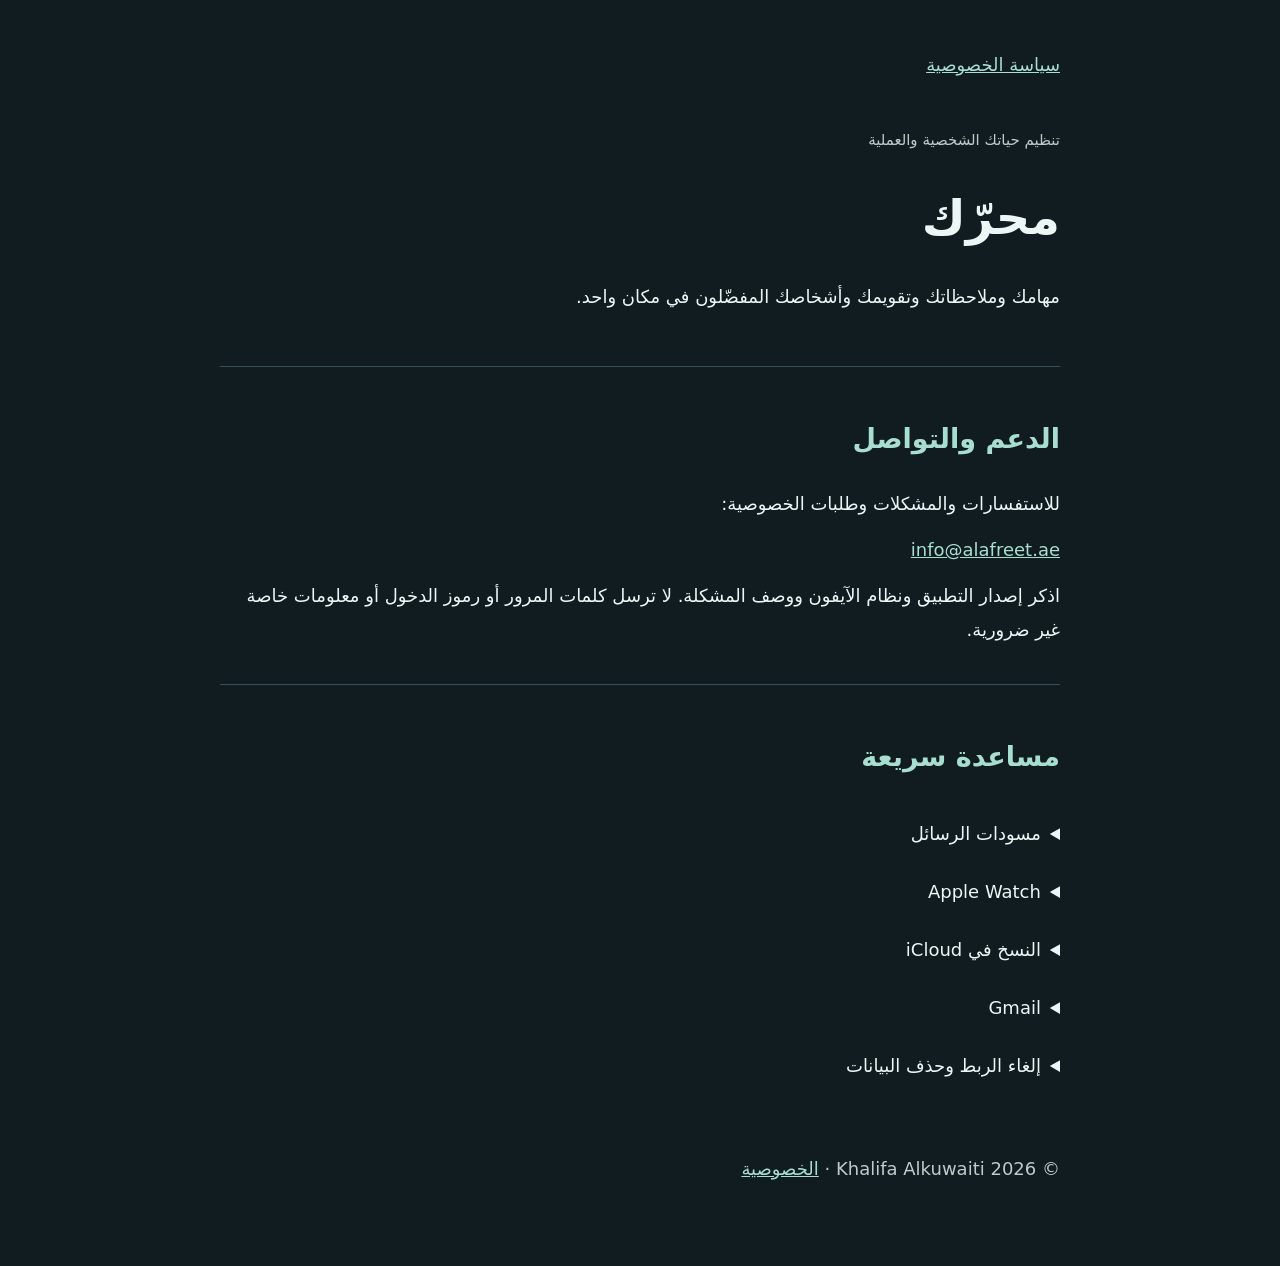
<file: index.html>
<!doctype html><html lang="ar" dir="rtl"><meta charset="utf-8"><meta name="viewport" content="width=device-width,initial-scale=1"><title>محرّك — الدعم</title><link rel="stylesheet" href="style.css"><main><nav><a href="privacy.html">سياسة الخصوصية</a></nav><header><small>تنظيم حياتك الشخصية والعملية</small><h1>محرّك</h1><p>مهامك وملاحظاتك وتقويمك وأشخاصك المفضّلون في مكان واحد.</p></header><section><h2>الدعم والتواصل</h2><p>للاستفسارات والمشكلات وطلبات الخصوصية:</p><a href="mailto:info@alafreet.ae">info@alafreet.ae</a><p>اذكر إصدار التطبيق ونظام الآيفون ووصف المشكلة. لا ترسل كلمات المرور أو رموز الدخول أو معلومات خاصة غير ضرورية.</p></section><section><h2>مساعدة سريعة</h2><details><summary>مسودات الرسائل</summary><p>احفظ المسودة وتذكير إرسالها. افتحها في التطبيق المناسب وأكمل الإرسال بنفسك؛ نسخة المتجر لا تحتوي على ربط واتساب التجريبي أو إرسال تلقائي منه.</p></details><details><summary>Apple Watch</summary><p>تعرض الساعة مهام الشخصي والعمل وتتيح إضافة مهمة وإنجازها. الأوامر تحتاج اتصالًا بالآيفون المربوط؛ تظهر رسالة إذا تعذّر الاتصال.</p></details><details><summary>النسخ في iCloud</summary><p>من المزيد اختر «حفظ نسخة في iCloud Drive»، ثم اختر الموقع واحفظ. الحفظ يدوي وليس مزامنة تلقائية. الاستعادة تدمج البيانات ولا تفعّل إرسال الرسائل المستعادة.</p></details><details><summary>Gmail</summary><p>ربط اختياري للقراءة وتصفية المرسلين وتحويل المطلوب إلى مهمة، دون صلاحية إرسال البريد.</p></details><details><summary>إلغاء الربط وحذف البيانات</summary><p>احذف البيانات من التطبيق أو احذف التطبيق لإزالة بياناته المحلية. أزل إذن Gmail من حساب Google. احذف نسخك من Files أو iCloud Drive أيضًا إذا أردت. الرسائل لدى الخدمات والمستلمين لا تُحذف تلقائيًا.</p></details></section><footer>© 2026 Khalifa Alkuwaiti · <a href="privacy.html">الخصوصية</a></footer></main></html>
</file>
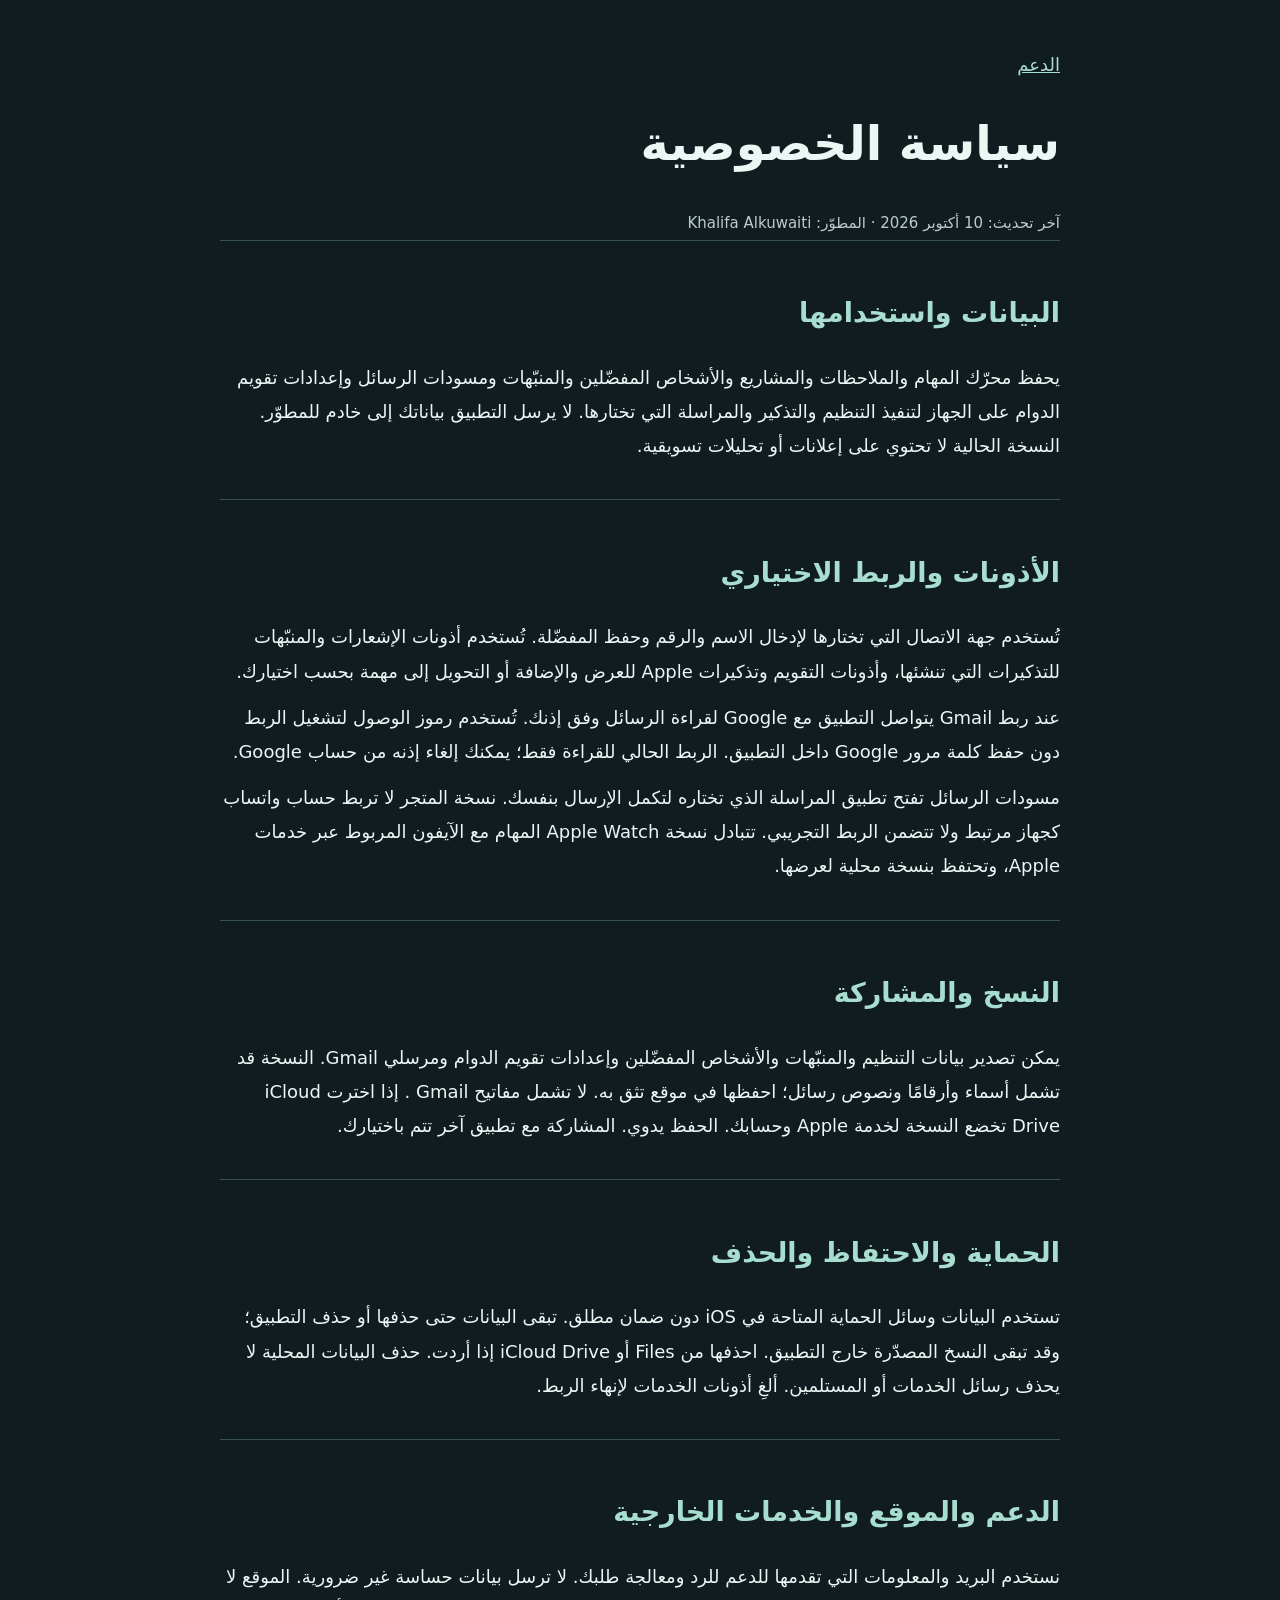
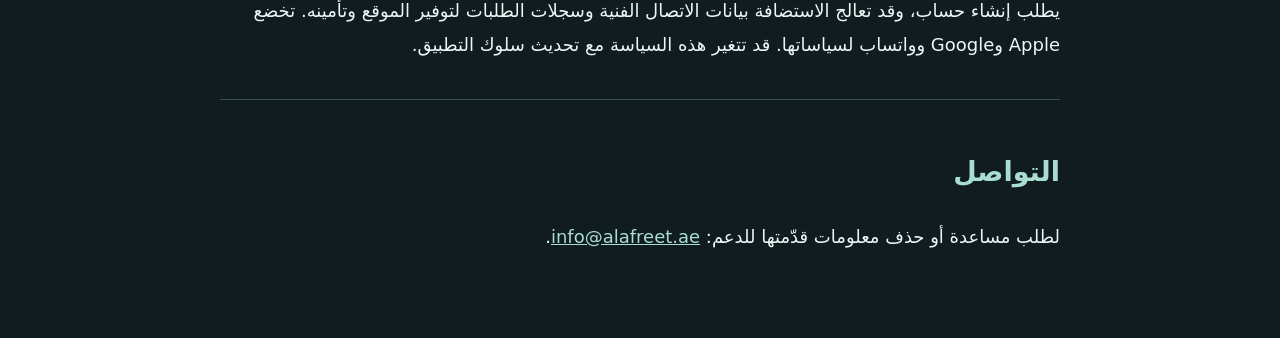
<file: privacy.html>
<!doctype html><html lang="ar" dir="rtl"><meta charset="utf-8"><meta name="viewport" content="width=device-width,initial-scale=1"><title>خصوصية محرّك</title><link rel="stylesheet" href="style.css"><main><a href="index.html">الدعم</a><h1>سياسة الخصوصية</h1><small>آخر تحديث: 10 أكتوبر 2026 · المطوّر: Khalifa Alkuwaiti</small><section><h2>البيانات واستخدامها</h2><p>يحفظ محرّك المهام والملاحظات والمشاريع والأشخاص المفضّلين والمنبّهات ومسودات الرسائل وإعدادات تقويم الدوام على الجهاز لتنفيذ التنظيم والتذكير والمراسلة التي تختارها. لا يرسل التطبيق بياناتك إلى خادم للمطوّر. النسخة الحالية لا تحتوي على إعلانات أو تحليلات تسويقية.</p></section><section><h2>الأذونات والربط الاختياري</h2><p>تُستخدم جهة الاتصال التي تختارها لإدخال الاسم والرقم وحفظ المفضّلة. تُستخدم أذونات الإشعارات والمنبّهات للتذكيرات التي تنشئها، وأذونات التقويم وتذكيرات Apple للعرض والإضافة أو التحويل إلى مهمة بحسب اختيارك.</p><p>عند ربط Gmail يتواصل التطبيق مع Google لقراءة الرسائل وفق إذنك. تُستخدم رموز الوصول لتشغيل الربط دون حفظ كلمة مرور Google داخل التطبيق. الربط الحالي للقراءة فقط؛ يمكنك إلغاء إذنه من حساب Google.</p><p>مسودات الرسائل تفتح تطبيق المراسلة الذي تختاره لتكمل الإرسال بنفسك. نسخة المتجر لا تربط حساب واتساب كجهاز مرتبط ولا تتضمن الربط التجريبي. تتبادل نسخة Apple Watch المهام مع الآيفون المربوط عبر خدمات Apple، وتحتفظ بنسخة محلية لعرضها.</p></section><section><h2>النسخ والمشاركة</h2><p>يمكن تصدير بيانات التنظيم والمنبّهات والأشخاص المفضّلين وإعدادات تقويم الدوام ومرسلي Gmail. النسخة قد تشمل أسماء وأرقامًا ونصوص رسائل؛ احفظها في موقع تثق به. لا تشمل مفاتيح Gmail . إذا اخترت iCloud Drive تخضع النسخة لخدمة Apple وحسابك. الحفظ يدوي. المشاركة مع تطبيق آخر تتم باختيارك.</p></section><section><h2>الحماية والاحتفاظ والحذف</h2><p>تستخدم البيانات وسائل الحماية المتاحة في iOS دون ضمان مطلق. تبقى البيانات حتى حذفها أو حذف التطبيق؛ وقد تبقى النسخ المصدّرة خارج التطبيق. احذفها من Files أو iCloud Drive إذا أردت. حذف البيانات المحلية لا يحذف رسائل الخدمات أو المستلمين. ألغِ أذونات الخدمات لإنهاء الربط.</p></section><section><h2>الدعم والموقع والخدمات الخارجية</h2><p>نستخدم البريد والمعلومات التي تقدمها للدعم للرد ومعالجة طلبك. لا ترسل بيانات حساسة غير ضرورية. الموقع لا يطلب إنشاء حساب، وقد تعالج الاستضافة بيانات الاتصال الفنية وسجلات الطلبات لتوفير الموقع وتأمينه. تخضع Apple وGoogle وواتساب لسياساتها. قد تتغير هذه السياسة مع تحديث سلوك التطبيق.</p></section><section><h2>التواصل</h2><p>لطلب مساعدة أو حذف معلومات قدّمتها للدعم: <a href="mailto:info@alafreet.ae">info@alafreet.ae</a>.</p></section></main></html>
</file>
<file: style.css>
body{margin:0;background:#101c20;color:#ecf6f4;font:18px/1.9 system-ui,sans-serif}main{max-width:840px;margin:auto;padding:48px 24px}a,h2{color:#a8decf}header{padding:40px 0}h1{font-size:48px;margin:16px 0}section{border-top:1px solid #375057;padding:24px 0}details{padding:12px 0}small,footer{color:#bdccc9}footer{padding:32px 0}p{margin:12px 0}a:focus,summary:focus{outline:2px solid #a8decf;outline-offset:5px}
</file>
